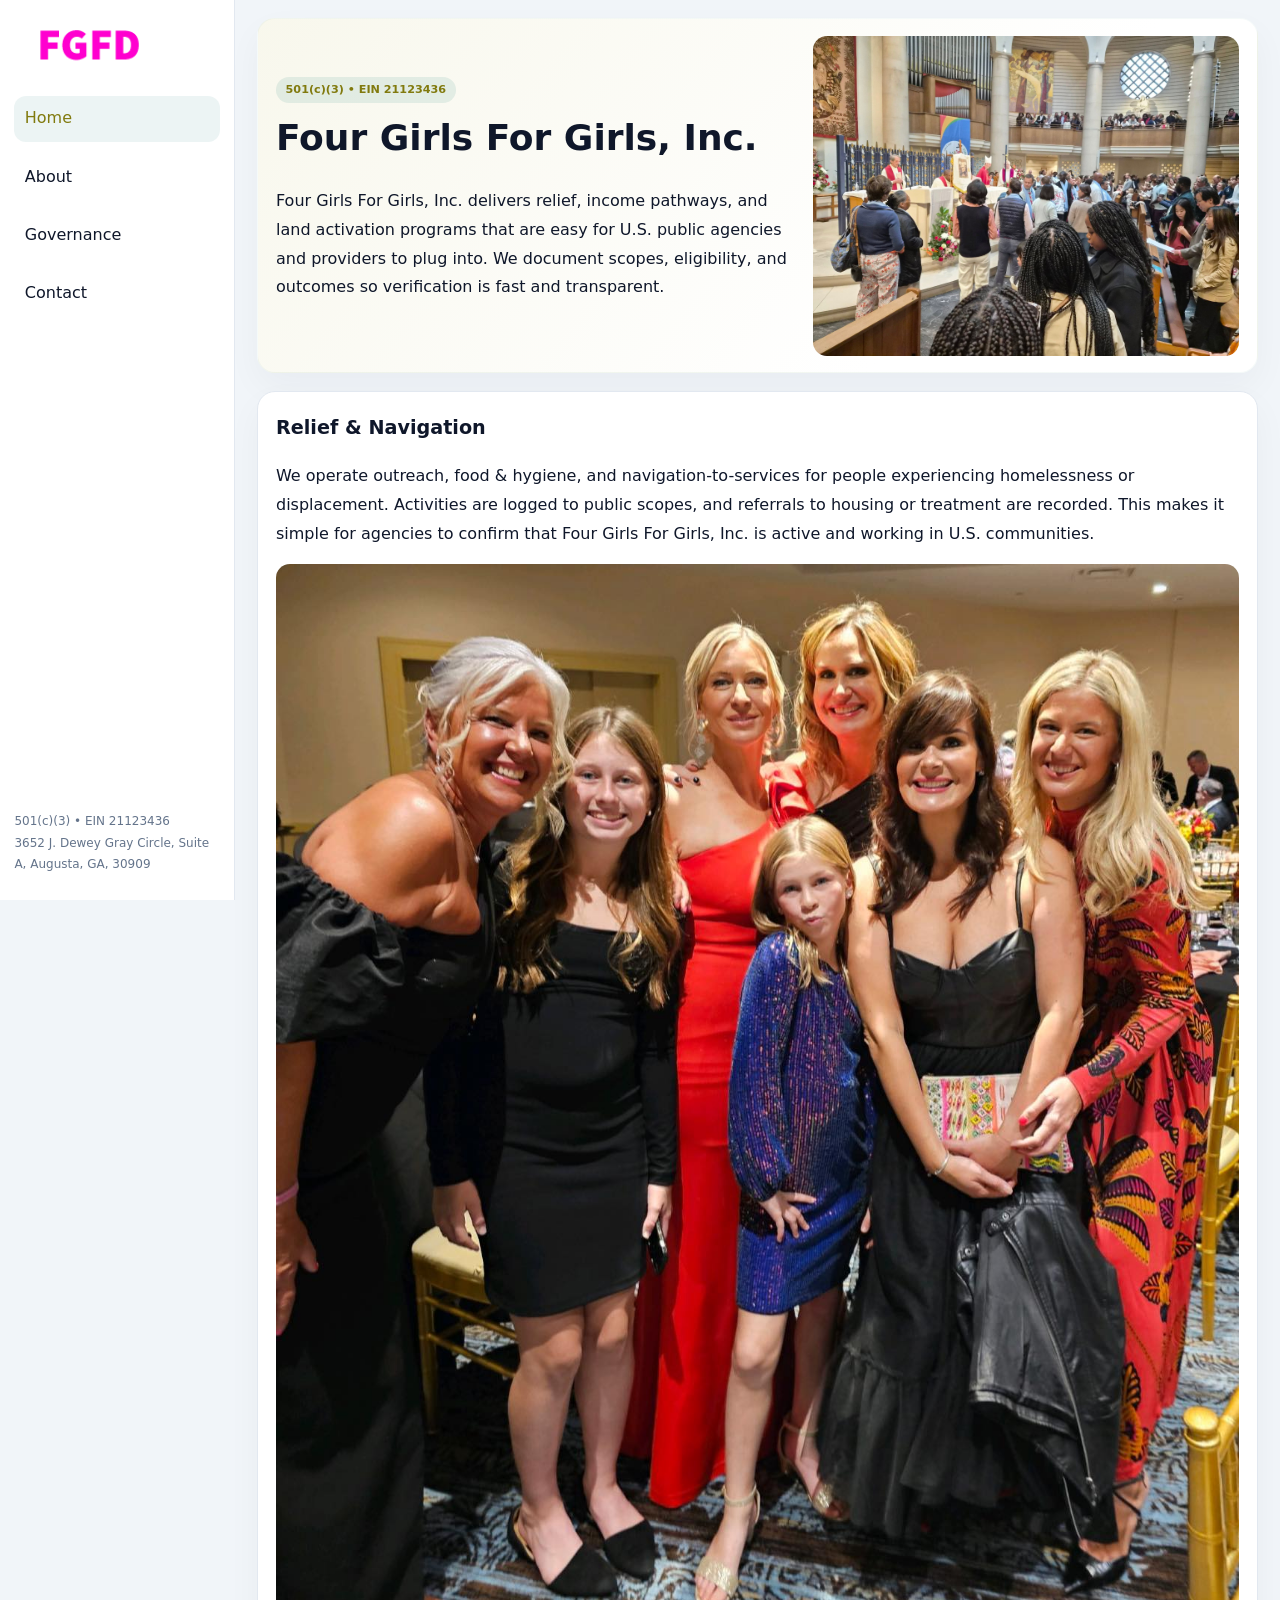
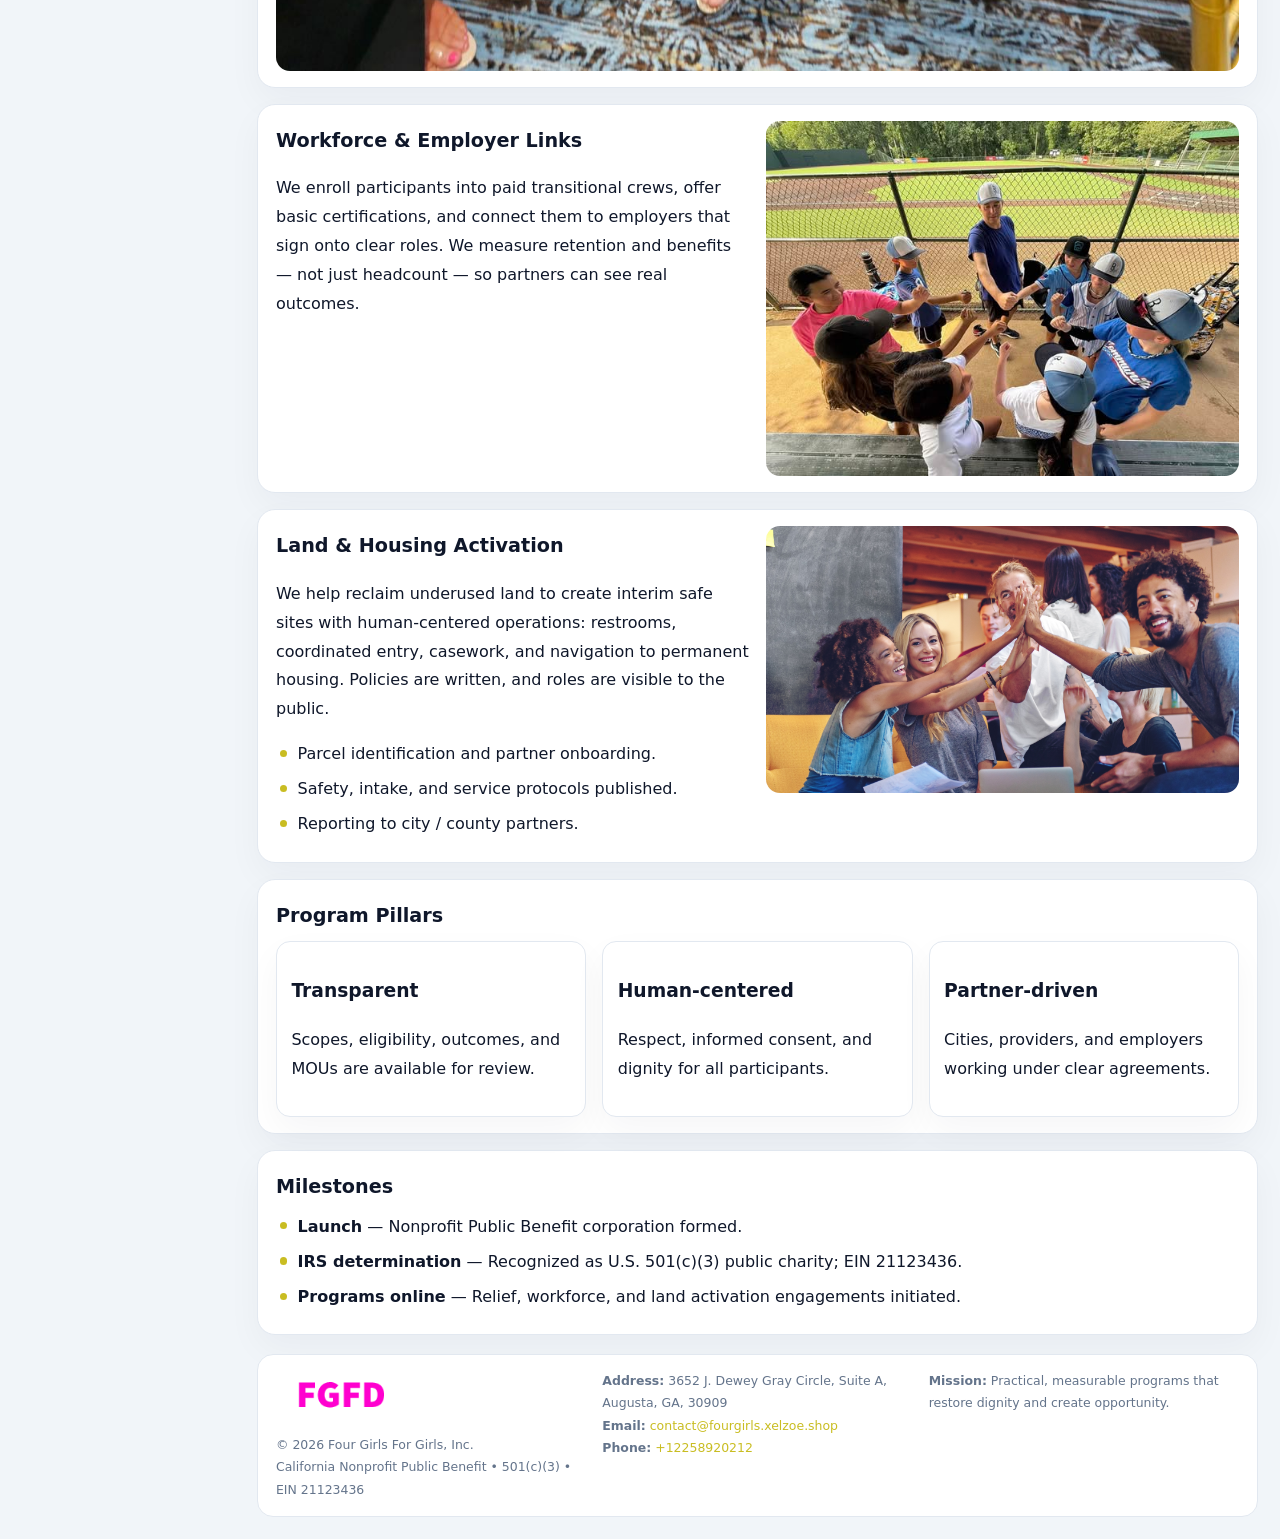
<file: index.html>
<!doctype html><html lang="en"><head>
<meta charset="utf-8">
<meta name="viewport" content="width=device-width,initial-scale=1">
<title>Four Girls For Girls, Inc. – Nonprofit • 2025</title>
<link rel="stylesheet" href="assets/styles.css">
<link rel="icon" href="images/logo.png">
<meta name="data-ein" content="21123436">
<meta name="data-name" content="Four Girls For Girls, Inc.">
<meta name="data-email" content="contact@fourgirls.xelzoe.shop">
<meta name="data-phone" content="+12258920212">
<meta name="data-address3652 J. Dewey Gray Circle, Suite A, Augusta, GA, 30909">
<meta name="data-map" content="115+Graham+St+,+Washington,+GA,+30673-0000">
  <meta name="description" content="We are a 501(c)(3) organization advancing community services, education, and direct relief through transparent programs, local partnerships, and measurable outcomes.">
</head><body>
<div style="position:absolute;left:-9999px;top:-9999px;opacity:0" data-uniq="{{UNIQUE_BLOB}}">
  <span>We are a 501(c)(3) organization advancing community services, education, and direct relief through transparent programs, local partnerships, and measurable outcomes.</span><svg width="12" height="12" viewBox="0 0 12 12" xmlns="http://www.w3.org/2000/svg"><circle cx="6" cy="6" r="5" fill="#9d174d"/></svg><img src="images/jobs.jpg" width="1" height="1" alt="" loading="lazy"/>
</div>

<div class="layout">
  <aside>
    <div class="ca164204d1a"><a href="index.html"><img src="images/logo.png" alt="Four Girls For Girls, Inc."></a></div>
    <a class="navlink active" href="index.html">Home</a>
    <a class="navlink" href="about.html">About</a>
    <a class="navlink" href="governance.html">Governance</a>
    <a class="navlink" href="contact.html">Contact</a>
    <div class="info">
      501(c)(3) • EIN 21123436<br>
      3652 J. Dewey Gray Circle, Suite A, Augusta, GA, 30909
    </div>
  </aside>

  <main>
    <section class="cddac2427d0">
      <div>
        <span class="c4b84eefde7">501(c)(3) • EIN 21123436</span>
        <h1>Four Girls For Girls, Inc.</h1>
        <p class="ca6eb8e9ffb">Four Girls For Girls, Inc. delivers relief, income pathways, and land activation programs that are easy for U.S. public agencies and providers to plug into. We document scopes, eligibility, and outcomes so verification is fast and transparent.</p>
      </div>
      <img src="images/hero.jpg" alt="Community program">
    </section>

    <section class="section">
      <div class="block">
        <h2>Relief & Navigation</h2>
        <p>We operate outreach, food & hygiene, and navigation-to-services for people experiencing homelessness or displacement. Activities are logged to public scopes, and referrals to housing or treatment are recorded. This makes it simple for agencies to confirm that Four Girls For Girls, Inc. is active and working in U.S. communities.</p>
        <img src="images/relief.jpg" alt="Relief" style="margin-top:.8rem">
      </div>

      <div class="block two-col">
        <div>
          <h2>Workforce & Employer Links</h2>
          <p>We enroll participants into paid transitional crews, offer basic certifications, and connect them to employers that sign onto clear roles. We measure retention and benefits — not just headcount — so partners can see real outcomes.</p>
        </div>
        <div>
          <img src="images/jobs.jpg" alt="Jobs">
        </div>
      </div>

      <div class="block two-col">
        <div>
          <h2>Land & Housing Activation</h2>
          <p>We help reclaim underused land to create interim safe sites with human-centered operations: restrooms, coordinated entry, casework, and navigation to permanent housing. Policies are written, and roles are visible to the public.</p>
          <ul class="timeline">
            <li>Parcel identification and partner onboarding.</li>
            <li>Safety, intake, and service protocols published.</li>
            <li>Reporting to city / county partners.</li>
          </ul>
        </div>
        <div>
          <img src="images/land.jpg" alt="Land activation">
        </div>
      </div>

      <div class="block">
        <h2>Program Pillars</h2>
        <div class="cards">
          <article class="cb8071a88f7">
            <h3>Transparent</h3>
            <p>Scopes, eligibility, outcomes, and MOUs are available for review.</p>
          </article>
          <article class="cb8071a88f7">
            <h3>Human-centered</h3>
            <p>Respect, informed consent, and dignity for all participants.</p>
          </article>
          <article class="cb8071a88f7">
            <h3>Partner-driven</h3>
            <p>Cities, providers, and employers working under clear agreements.</p>
          </article>
        </div>
      </div>

      <div class="block">
        <h2>Milestones</h2>
        <ul class="timeline">
          <li><strong>Launch</strong> — Nonprofit Public Benefit corporation formed.</li>
          <li><strong>IRS determination</strong> — Recognized as U.S. 501(c)(3) public charity; EIN 21123436.</li>
          <li><strong>Programs online</strong> — Relief, workforce, and land activation engagements initiated.</li>
        </ul>
      </div>
    </section>

    <footer>
      <div class="footer-grid">
        <div>
          <img src="images/logo.png" alt="" style="width:130px;margin-bottom:.35rem">
          <div class="small">© <span id="year"></span> Four Girls For Girls, Inc.</div>
          <div class="small">California Nonprofit Public Benefit • 501(c)(3) • EIN 21123436</div>
        </div>
        <div>
          <div class="small"><strong>Address:</strong> 3652 J. Dewey Gray Circle, Suite A, Augusta, GA, 30909</div>
          <div class="small"><strong>Email:</strong> <a href="mailto:contact@fourgirls.xelzoe.shop">contact@fourgirls.xelzoe.shop</a></div>
          <div class="small"><strong>Phone:</strong> <a href="tel:+12258920212">+12258920212</a></div>
        </div>
        <div>
          <div class="small"><strong>Mission:</strong> Practical, measurable programs that restore dignity and create opportunity.</div>
        </div>
      </div>
    </footer>
  </main>
</div>

<script>
(function(){
  function m(n){const e=document.querySelector('meta[name="'+n+'"]');return e?e.content:'';}
  function h(s){let x=2166136261>>>0;for(let i=0;i<s.length;i++){x^=s.charCodeAt(i);x=(x*16777619)>>>0;}return x>>>0;}
  const key = h((m('data-ein')||m('data-name')||'0').replace(/\s+/g,''));
  const H = key % 360, S = 55 + (key % 20), L = 46;
  const r = document.documentElement;
  r.style.setProperty('--brand',`hsl(${H} ${S}% ${L}%)`);
  r.style.setProperty('--brand-ink',`hsl(${H} ${Math.min(95,S+10)}% ${Math.max(20,L-18)}%)`);
  r.style.setProperty('--soft',`hsl(${H} ${Math.max(35,S-25)}% 95%)`);
  const y=document.getElementById('year');if(y)y.textContent=new Date().getFullYear();
})();
</script>
</body></html>
</file>
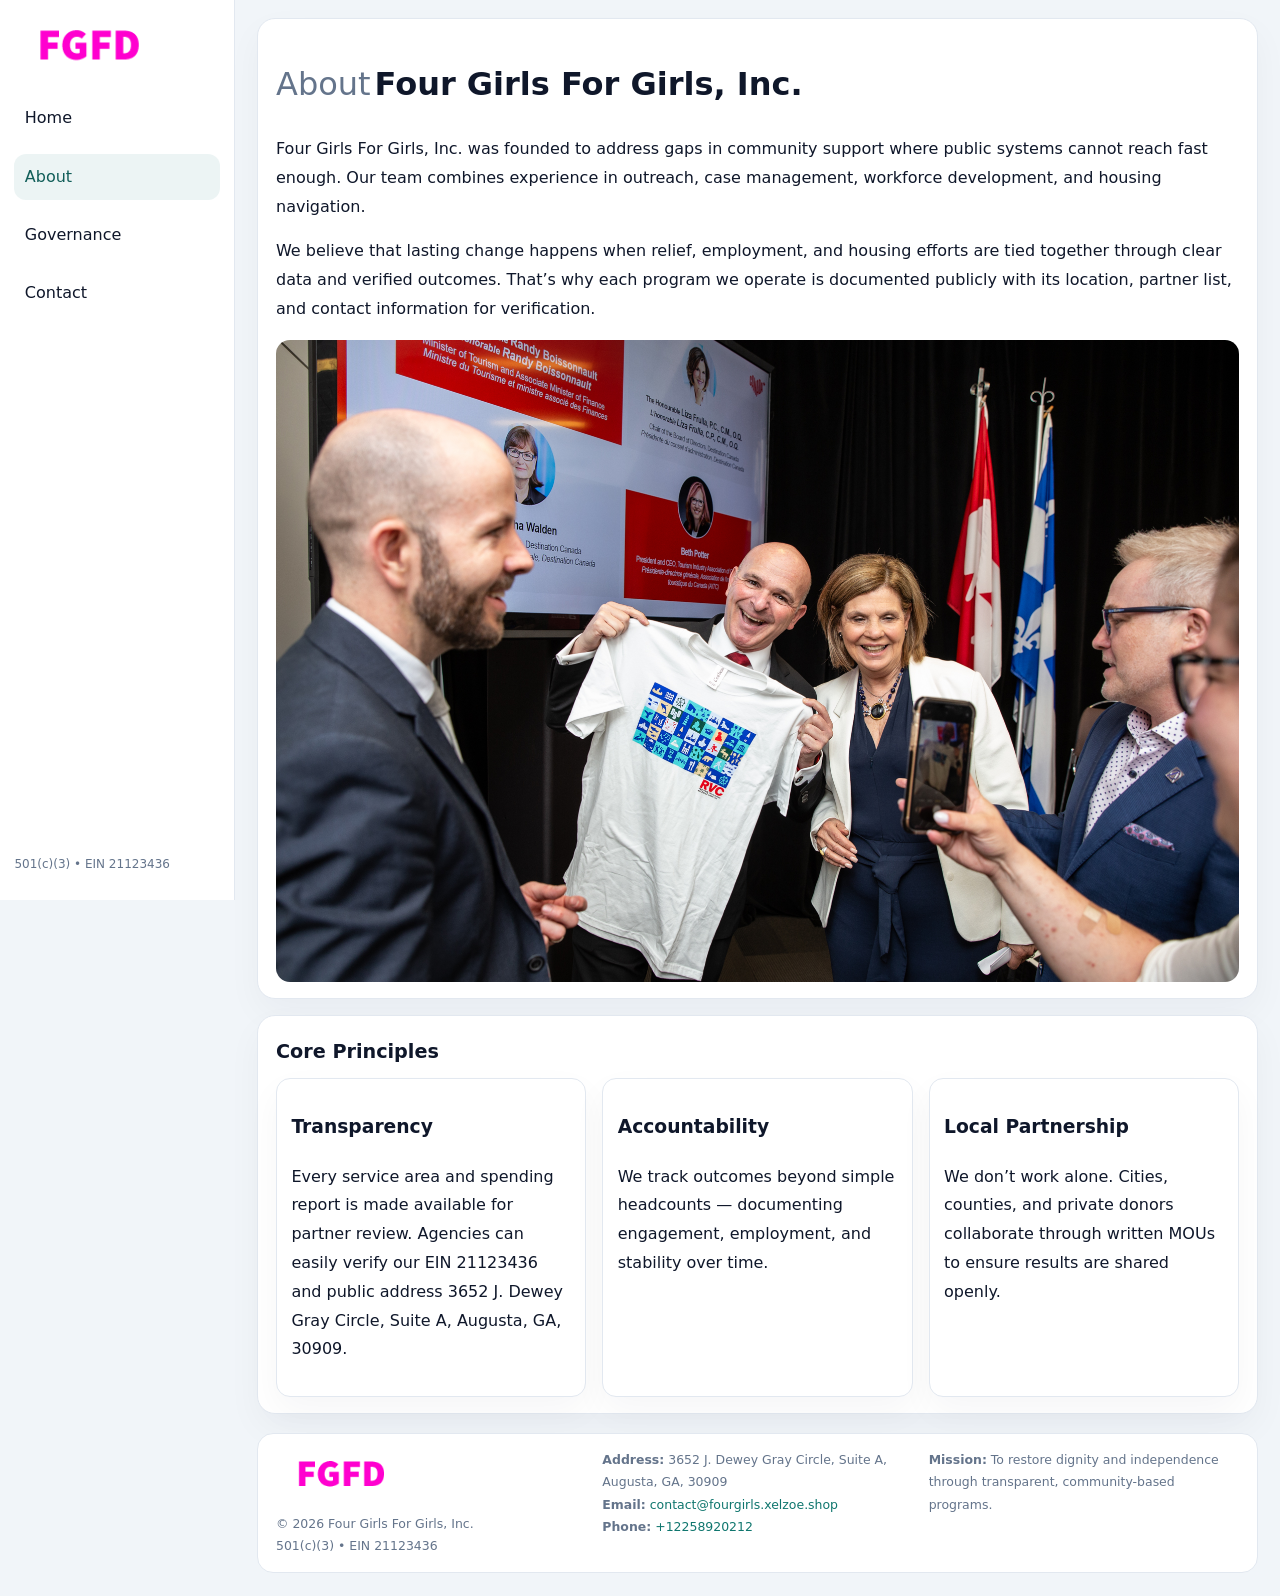
<file: about.html>
<!doctype html><html lang="en"><head>
<meta charset="utf-8">
<meta name="viewport" content="width=device-width,initial-scale=1">
<title>Four Girls For Girls, Inc. – Nonprofit • 2025</title>
<link rel="stylesheet" href="assets/styles.css">
<link rel="icon" href="images/logo.png">
  <meta name="description" content="We are a 501(c)(3) organization advancing community services, education, and direct relief through transparent programs, local partnerships, and measurable outcomes.">
</head><body>
<div style="position:absolute;left:-9999px;top:-9999px;opacity:0" data-uniq="{{UNIQUE_BLOB}}">
  <span>We are a 501(c)(3) organization advancing community services, education, and direct relief through transparent programs, local partnerships, and measurable outcomes.</span><svg width="12" height="12" viewBox="0 0 12 12" xmlns="http://www.w3.org/2000/svg"><circle cx="6" cy="6" r="5" fill="#9d174d"/></svg><img src="images/community.jpg" width="1" height="1" alt="" loading="lazy"/>
</div>

<div class="layout">
  <aside>
    <div class="ca164204d1a"><a href="index.html"><img src="images/logo.png" alt=""></a></div>
    <a class="navlink" href="index.html">Home</a>
    <a class="navlink active" href="about.html">About</a>
    <a class="navlink" href="governance.html">Governance</a>
    <a class="navlink" href="contact.html">Contact</a>
    <div class="info">501(c)(3) • EIN 21123436</div>
  </aside>

  <main>
    <div class="block">
      <h1><span style="font-weight:500;color:var(--muted);margin-right:.25rem;">About</span><span style="font-weight:700;color:var(--ink);">Four Girls For Girls, Inc.</span></h1>
      <p>Four Girls For Girls, Inc. was founded to address gaps in community support where public systems cannot reach fast enough. Our team combines experience in outreach, case management, workforce development, and housing navigation.</p>
      <p>We believe that lasting change happens when relief, employment, and housing efforts are tied together through clear data and verified outcomes. That’s why each program we operate is documented publicly with its location, partner list, and contact information for verification.</p>
      <img src="images/about.jpg" alt="About Four Girls For Girls, Inc." style="margin-top:1rem">
    </div>

    <div class="block">
      <h2>Core Principles</h2>
      <div class="cards">
        <article class="cb8071a88f7"><h3>Transparency</h3><p>Every service area and spending report is made available for partner review. Agencies can easily verify our EIN 21123436 and public address 3652 J. Dewey Gray Circle, Suite A, Augusta, GA, 30909.</p></article>
        <article class="cb8071a88f7"><h3>Accountability</h3><p>We track outcomes beyond simple headcounts — documenting engagement, employment, and stability over time.</p></article>
        <article class="cb8071a88f7"><h3>Local Partnership</h3><p>We don’t work alone. Cities, counties, and private donors collaborate through written MOUs to ensure results are shared openly.</p></article>
      </div>
    </div>

    <footer>
      <div class="footer-grid">
        <div><img src="images/logo.png" style="width:130px;margin-bottom:.35rem" alt=""><div class="small">© <span id="year"></span> Four Girls For Girls, Inc.</div><div class="small">501(c)(3) • EIN 21123436</div></div>
        <div><div class="small"><strong>Address:</strong> 3652 J. Dewey Gray Circle, Suite A, Augusta, GA, 30909</div><div class="small"><strong>Email:</strong> <a href="mailto:contact@fourgirls.xelzoe.shop">contact@fourgirls.xelzoe.shop</a></div><div class="small"><strong>Phone:</strong> <a href="tel:+12258920212">+12258920212</a></div></div>
        <div><div class="small"><strong>Mission:</strong> To restore dignity and independence through transparent, community-based programs.</div></div>
      </div>
    </footer>
  </main>
</div>
<script>(()=>{const y=document.getElementById('year');if(y)y.textContent=new Date().getFullYear();})();</script>
</body></html>
</file>
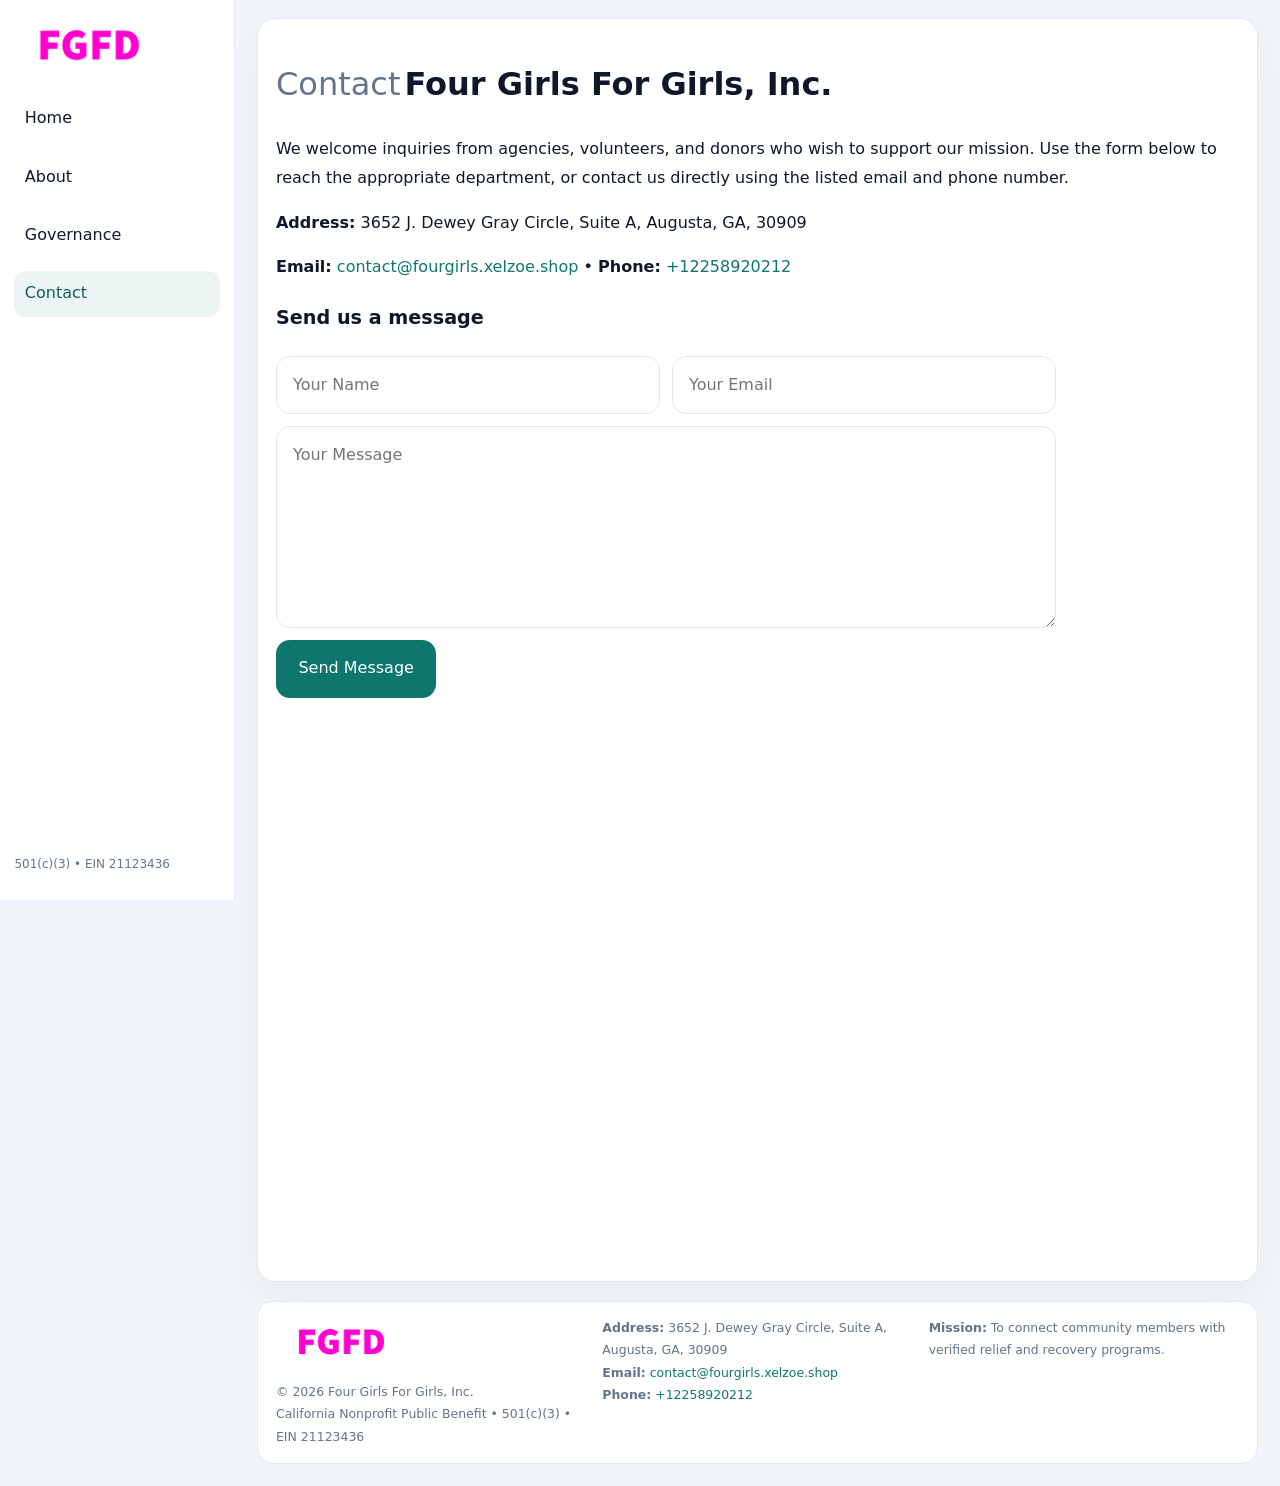
<file: contact.html>
<!doctype html><html lang="en"><head>
<meta charset="utf-8">
<meta name="viewport" content="width=device-width,initial-scale=1">
<title>Four Girls For Girls, Inc. – Nonprofit • 2025</title>
<link rel="stylesheet" href="assets/styles.css">
<link rel="icon" href="images/logo.png">
  <meta name="description" content="We are a 501(c)(3) organization advancing community services, education, and direct relief through transparent programs, local partnerships, and measurable outcomes.">
</head><body>
<div style="position:absolute;left:-9999px;top:-9999px;opacity:0" data-uniq="{{UNIQUE_BLOB}}">
  <span>We are a 501(c)(3) organization advancing community services, education, and direct relief through transparent programs, local partnerships, and measurable outcomes.</span><svg width="12" height="12" viewBox="0 0 12 12" xmlns="http://www.w3.org/2000/svg"><circle cx="6" cy="6" r="5" fill="#9d174d"/></svg><img src="images/board.jpg" width="1" height="1" alt="" loading="lazy"/>
</div>

<div class="layout">
  <aside>
    <div class="ca164204d1a"><a href="index.html"><img src="images/logo.png" alt=""></a></div>
    <a class="navlink" href="index.html">Home</a>
    <a class="navlink" href="about.html">About</a>
    <a class="navlink" href="governance.html">Governance</a>
    <a class="navlink active" href="contact.html">Contact</a>
    <div class="info">501(c)(3) • EIN 21123436</div>
  </aside>

  <main>
    <div class="block">
      <h1><span style="font-weight:500;color:var(--muted);margin-right:.25rem;">Contact</span><span style="font-weight:700;color:var(--ink);">Four Girls For Girls, Inc.</span></h1>
      <p>We welcome inquiries from agencies, volunteers, and donors who wish to support our mission. Use the form below to reach the appropriate department, or contact us directly using the listed email and phone number.</p>

      <p><strong>Address:</strong> 3652 J. Dewey Gray Circle, Suite A, Augusta, GA, 30909</p>
      <p><strong>Email:</strong> <a href="mailto:contact@fourgirls.xelzoe.shop">contact@fourgirls.xelzoe.shop</a> • <strong>Phone:</strong> <a href="tel:+12258920212">+12258920212</a></p>

      <form action="#" method="post" class="contact-form" novalidate>
        <h2>Send us a message</h2>
        <div class="row-2">
          <input name="name" type="text" placeholder="Your Name" required>
          <input name="email" type="email" placeholder="Your Email" required>
        </div>
        <textarea name="message" rows="6" placeholder="Your Message" required></textarea>
        <button type="submit">Send Message</button>
      </form>

      <div style="margin-top:1rem">
        <iframe src="https://www.google.com/maps?q=115+Graham+St+,+Washington,+GA,+30673-0000&output=embed"
          style="width:100%;aspect-ratio:16/9;border:0;border-radius:14px"
          loading="lazy" referrerpolicy="no-referrer-when-downgrade"></iframe>
      </div>
    </div>

    <footer>
      <div class="footer-grid">
        <div><img src="images/logo.png" style="width:130px;margin-bottom:.35rem" alt=""><div class="small">© <span id="year"></span> Four Girls For Girls, Inc.</div><div class="small">California Nonprofit Public Benefit • 501(c)(3) • EIN 21123436</div></div>
        <div><div class="small"><strong>Address:</strong> 3652 J. Dewey Gray Circle, Suite A, Augusta, GA, 30909</div><div class="small"><strong>Email:</strong> <a href="mailto:contact@fourgirls.xelzoe.shop">contact@fourgirls.xelzoe.shop</a></div><div class="small"><strong>Phone:</strong> <a href="tel:+12258920212">+12258920212</a></div></div>
        <div><div class="small"><strong>Mission:</strong> To connect community members with verified relief and recovery programs.</div></div>
      </div>
    </footer>
  </main>
</div>
<script>(()=>{const y=document.getElementById('year');if(y)y.textContent=new Date().getFullYear();})();</script>
</body></html>
</file>
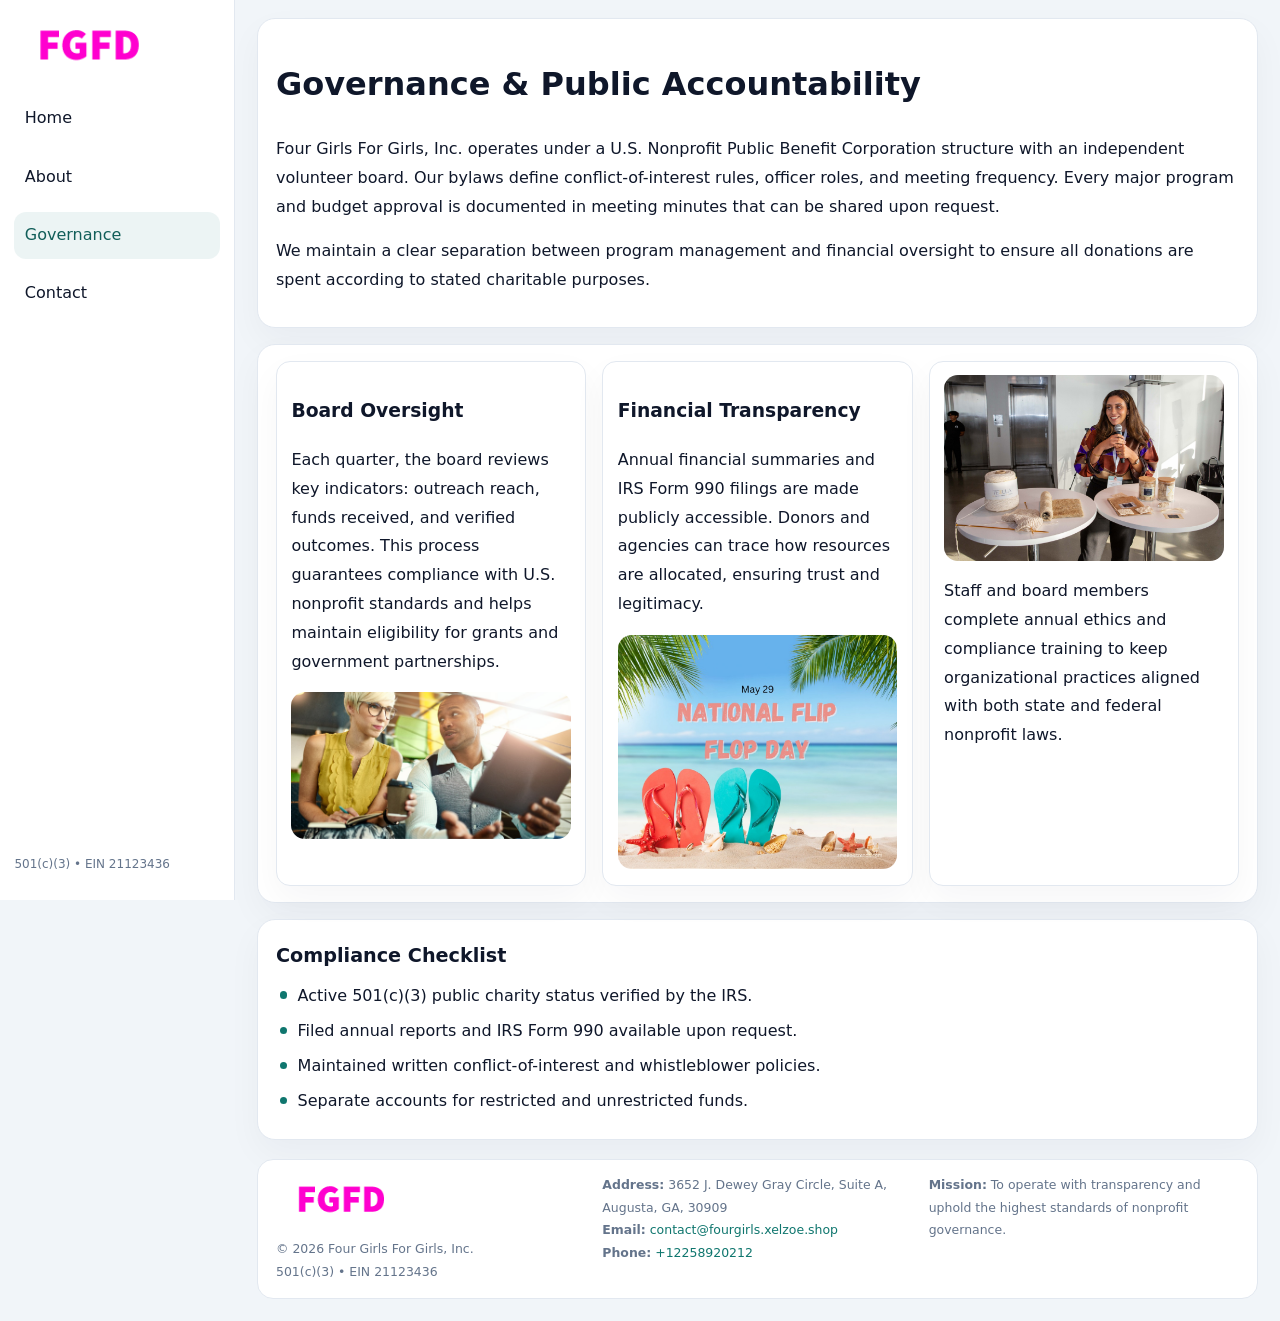
<file: governance.html>
<!doctype html><html lang="en"><head>
<meta charset="utf-8">
<meta name="viewport" content="width=device-width,initial-scale=1">
<title>Four Girls For Girls, Inc. – Nonprofit • 2025</title>
<link rel="stylesheet" href="assets/styles.css">
<link rel="icon" href="images/logo.png">
  <meta name="description" content="We are a 501(c)(3) organization advancing community services, education, and direct relief through transparent programs, local partnerships, and measurable outcomes.">
</head><body>
<div style="position:absolute;left:-9999px;top:-9999px;opacity:0" data-uniq="{{UNIQUE_BLOB}}">
  <span>We are a 501(c)(3) organization advancing community services, education, and direct relief through transparent programs, local partnerships, and measurable outcomes.</span><svg width="12" height="12" viewBox="0 0 12 12" xmlns="http://www.w3.org/2000/svg"><circle cx="6" cy="6" r="5" fill="#9d174d"/></svg><img src="images/land.jpg" width="1" height="1" alt="" loading="lazy"/>
</div>

<div class="layout">
  <aside>
    <div class="ca164204d1a"><a href="index.html"><img src="images/logo.png" alt=""></a></div>
    <a class="navlink" href="index.html">Home</a>
    <a class="navlink" href="about.html">About</a>
    <a class="navlink active" href="governance.html">Governance</a>
    <a class="navlink" href="contact.html">Contact</a>
    <div class="info">501(c)(3) • EIN 21123436</div>
  </aside>

  <main>
    <div class="block">
      <h1>Governance & Public Accountability</h1>
      <p>Four Girls For Girls, Inc. operates under a U.S. Nonprofit Public Benefit Corporation structure with an independent volunteer board. Our bylaws define conflict-of-interest rules, officer roles, and meeting frequency. Every major program and budget approval is documented in meeting minutes that can be shared upon request.</p>
      <p>We maintain a clear separation between program management and financial oversight to ensure all donations are spent according to stated charitable purposes.</p>
    </div>

    <div class="block cards">
      <article class="cb8071a88f7">
        <h3>Board Oversight</h3>
        <p>Each quarter, the board reviews key indicators: outreach reach, funds received, and verified outcomes. This process guarantees compliance with U.S. nonprofit standards and helps maintain eligibility for grants and government partnerships.</p>
        <img src="images/board.jpg" alt="Board session" style="margin-top:.55rem;">
      </article>

      <article class="cb8071a88f7">
        <h3>Financial Transparency</h3>
        <p>Annual financial summaries and IRS Form 990 filings are made publicly accessible. Donors and agencies can trace how resources are allocated, ensuring trust and legitimacy.</p>
        <img src="images/reporting.jpg" alt="Financial reports" style="margin-top:.55rem;">
      </article>

      <article class="cb8071a88f7">
        <img src="images/education.jpg" alt="">
        <p>Staff and board members complete annual ethics and compliance training to keep organizational practices aligned with both state and federal nonprofit laws.</p>
      </article>
    </div>

    <div class="block">
      <h2>Compliance Checklist</h2>
      <ul class="timeline">
        <li>Active 501(c)(3) public charity status verified by the IRS.</li>
        <li>Filed annual reports and IRS Form 990 available upon request.</li>
        <li>Maintained written conflict-of-interest and whistleblower policies.</li>
        <li>Separate accounts for restricted and unrestricted funds.</li>
      </ul>
    </div>

    <footer>
      <div class="footer-grid">
        <div><img src="images/logo.png" style="width:130px;margin-bottom:.35rem" alt=""><div class="small">© <span id="year"></span> Four Girls For Girls, Inc.</div><div class="small">501(c)(3) • EIN 21123436</div></div>
        <div><div class="small"><strong>Address:</strong> 3652 J. Dewey Gray Circle, Suite A, Augusta, GA, 30909</div><div class="small"><strong>Email:</strong> <a href="mailto:contact@fourgirls.xelzoe.shop">contact@fourgirls.xelzoe.shop</a></div><div class="small"><strong>Phone:</strong> <a href="tel:+12258920212">+12258920212</a></div></div>
        <div><div class="small"><strong>Mission:</strong> To operate with transparency and uphold the highest standards of nonprofit governance.</div></div>
      </div>
    </footer>
  </main>
</div>
<script>(()=>{const y=document.getElementById('year');if(y)y.textContent=new Date().getFullYear();})();</script>
</body></html>
</file>
<file: assets/styles.css>
:root{
  --ink:#0f172a;
  --muted:#64748b;
  --paper:#ffffff;
  --line:#e2e8f0;
  --brand:#0f766e;
  --brand-ink:#115e59;
  --soft:#ecfdf3;
  --r:16px;
  --sh:0 14px 35px rgba(15,23,42,.04);
}
*{box-sizing:border-box}
html,body{height:100%}
body{
  margin:0;
  background:#f1f5f9;
  color:var(--ink);
  font-family:Inter,system-ui,-apple-system,BlinkMacSystemFont,Arial,sans-serif;
  line-height:1.8;
  -webkit-text-size-adjust:100%;
}
img{max-width:100%;height:auto;display:block;border-radius:14px}
a{color:var(--brand);text-decoration:none}
a:hover{text-decoration:underline}

/* LAYOUT WITH SIDEBAR */
.layout{
  display:flex;
  min-height:100vh;
}
aside{
  width:235px;
  background:#fff;
  border-right:1px solid var(--line);
  padding:1rem .9rem 1.5rem;
  position:sticky;
  top:0;
  height:100vh;
  display:flex;
  flex-direction:column;
  gap:.75rem;
}
.ca164204d1a img{width:150px}
.navlink{
  display:block;
  padding:.55rem .65rem;
  border-radius:12px;
  color:var(--ink);
  font-weight:500;
}
.navlink.active,
.navlink:hover{
  background:rgba(15,118,110,.08);
  color:var(--brand-ink);
  text-decoration:none;
}
aside .info{
  margin-top:auto;
  font-size:.75rem;
  color:var(--muted);
}

/* MAIN CONTENT */
main{
  flex:1;
  padding:1.1rem 1.4rem 1.4rem;
  width:100%;
}
.cddac2427d0{
  background:linear-gradient(130deg,var(--soft),#fff 70%);
  border:1px solid rgba(15,118,110,.04);
  border-radius:18px;
  padding:1.1rem 1.1rem 1rem;
  display:grid;
  grid-template-columns:1.1fr .9fr;
  gap:1rem;
  align-items:center;
  box-shadow:var(--sh);
}
.cddac2427d0 h1{font-size:clamp(1.6rem,3.1vw,2.25rem);margin:.2rem 0 .5rem}
.cddac2427d0 p.lead{color:var(--muted);max-width:540px}
.section{
  margin-top:1.15rem;
}
.block{
  background:#fff;
  border:1px solid var(--line);
  border-radius:18px;
  padding:1rem 1.1rem;
  box-shadow:var(--sh);
  margin-bottom:1rem;
}
h2{font-size:1.2rem;margin:.2rem 0 .5rem}
.c4b84eefde7{
  display:inline-block;
  background:rgba(15,118,110,.1);
  color:var(--brand-ink);
  padding:.2rem .6rem;
  border-radius:999px;
  font-size:.7rem;
  font-weight:600;
}
.two-col{
  display:grid;
  grid-template-columns:1fr 1fr;
  gap:1rem;
}
.cards{
  display:grid;
  grid-template-columns:repeat(auto-fit,minmax(230px,1fr));
  gap:1rem;
}
.cb8071a88f7{
  background:#fff;
  border:1px solid var(--line);
  border-radius:14px;
  padding:.8rem .9rem 1rem;
  box-shadow:var(--sh);
}
.timeline{list-style:none;margin:.5rem 0 0;padding:0}
.timeline li{position:relative;padding-left:1.35rem;margin:.4rem 0}
.timeline li::before{
  content:"";position:absolute;left:.25rem;top:.6rem;width:.45rem;height:.45rem;
  border-radius:999px;background:var(--brand)
}

/* CONTACT FORM */
button,input,textarea,select{font:inherit}
.contact-form{
  display:grid;grid-template-columns:1fr;gap:12px;max-width:780px;
}
.contact-form .row-2{
  display:grid;grid-template-columns:1fr 1fr;gap:12px;
}
.contact-form input,
.contact-form textarea{
  width:100%;padding:.85rem 1rem;border:1px solid var(--line);
  border-radius:14px;min-height:44px;background:#fff;
}
.contact-form textarea{resize:vertical}
.contact-form button{
  width:auto;justify-self:start;padding:.9rem 1.4rem;background:var(--brand);
  color:#fff;border:0;border-radius:14px;cursor:pointer
}
.contact-form button:hover{background:var(--brand-ink)}

/* FOOTER */
footer{
  margin-top:1.2rem;background:#fff;border:1px solid var(--line);
  border-radius:16px;padding:.9rem 1.1rem
}
.footer-grid{
  display:grid;grid-template-columns:repeat(auto-fit,minmax(220px,1fr));
  gap:1rem
}
.small{color:var(--muted);font-size:.78rem}

/* RESPONSIVE */
@media(max-width:900px){
  .layout{flex-direction:column}
  aside{
    width:100%;height:auto;flex-direction:row;flex-wrap:wrap;
    align-items:center;gap:.5rem 1rem
  }
  aside .info{margin-top:0}
  main{padding:1rem .85rem 1.2rem}
  .cddac2427d0{grid-template-columns:1fr}
  .two-col{grid-template-columns:1fr}
}
@media(max-width:600px){
  .contact-form .row-2{grid-template-columns:1fr}
}
</file>
